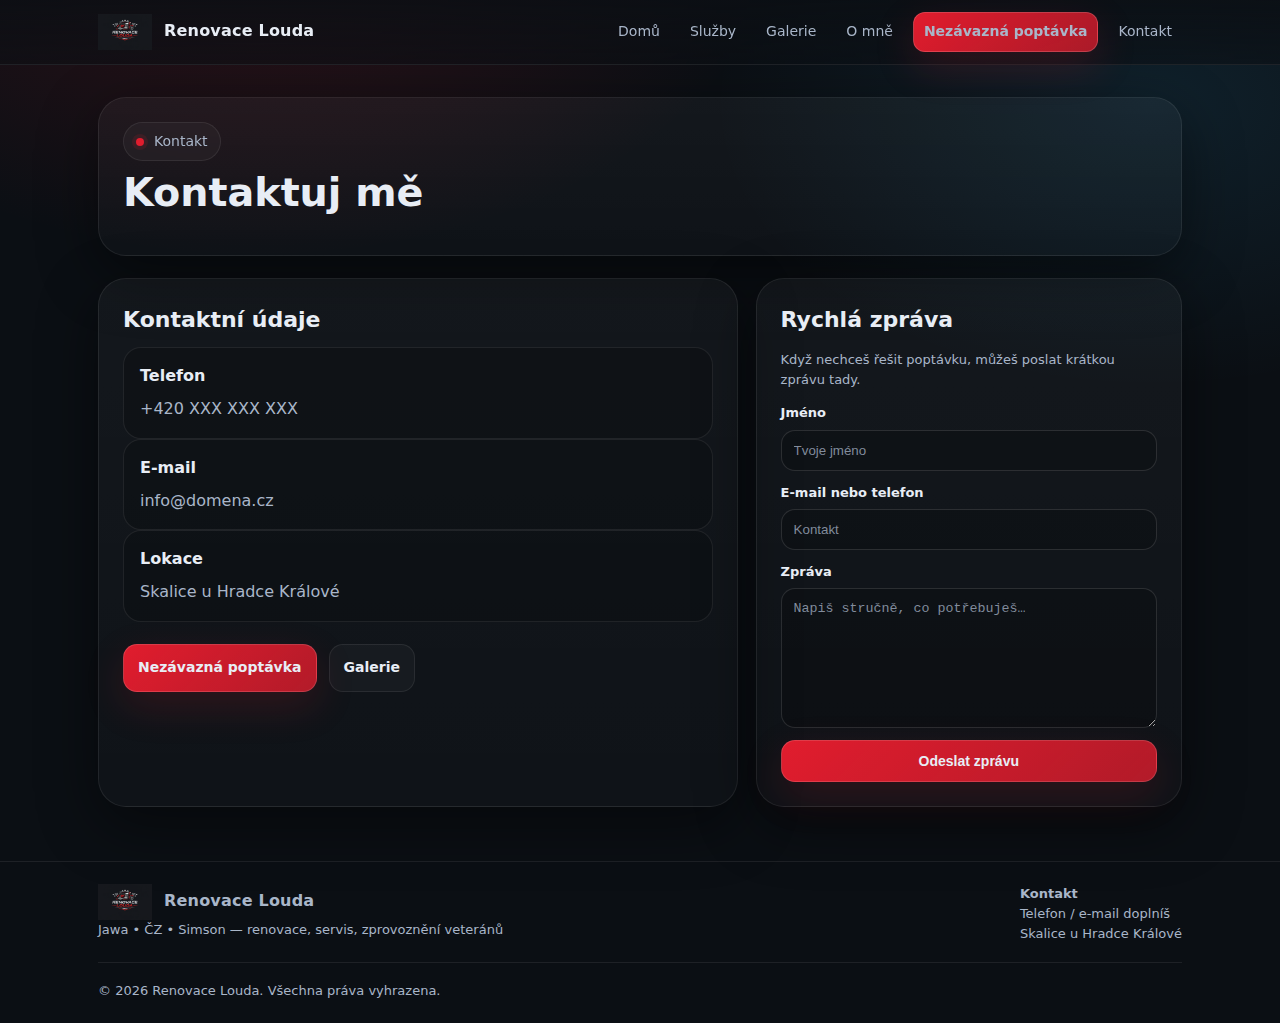
<file: kontakt.html>
<!doctype html>
<html lang="cs">
<head>
  <meta charset="utf-8" />
  <meta name="viewport" content="width=device-width,initial-scale=1" />
  <title>Kontakt – Renovace Louda</title>
  <meta name="description" content="Kontakt na renovace motocyklů Jawa, ČZ a Simson. Hradec Králové a okolí." />
  <meta name="theme-color" content="#0b0f14" />
  <link rel="stylesheet" href="assets/style.css" />
</head>
<body>
  <header>
    <div class="container">
      <div class="nav">
        <a class="brand" href="index.html" aria-label="Renovace Louda">
          <img src="assets/img/logo-renovace-louda.png" alt="Renovace Louda" class="brand-logo">
          <span>Renovace Louda</span>
        </a>

        <nav class="menu" aria-label="Hlavní navigace">
          <a href="index.html" data-page="index.html">Domů</a>
          <a href="sluzby.html" data-page="sluzby.html">Služby</a>
          <a href="galerie.html" data-page="galerie.html">Galerie</a>
          <a href="o-mne.html" data-page="o-mne.html">O mně</a>
          <a href="poptavka.html" data-page="poptavka.html" class="cta">Nezávazná poptávka</a>
          <a href="kontakt.html" data-page="kontakt.html">Kontakt</a>
        </nav>
      </div>
    </div>
  </header>

  <main>
    <div class="container">
      
<section class="card">
  <div class="pill"><span class="dot"></span> Kontakt</div>
  <h1>Kontaktuj mě</h1>
  <p class="lead">
  
  </p>
</section>

<section class="section grid2">
  <div class="card">
    <h2>Kontaktní údaje</h2>
    <div class="tiles">
      <div class="tile">
        <h3>Telefon</h3>
        <div class="muted">+420 XXX XXX XXX</div>
      </div>
      <div class="tile">
        <h3>E-mail</h3>
        <div class="muted">info@domena.cz</div>
      </div>
      <div class="tile">
        <h3>Lokace</h3>
        <div class="muted">Skalice u Hradce Králové</div>
      </div>
    </div>

    <div class="section" style="display:flex; gap:12px; flex-wrap:wrap">
      <a class="btn btnPrimary" href="poptavka.html">Nezávazná poptávka</a>
      <a class="btn" href="galerie.html">Galerie</a>
    </div>
  </div>

  <div class="card">
    <h2>Rychlá zpráva</h2>
    <p class="small muted">Když nechceš řešit poptávku, můžeš poslat krátkou zprávu tady.</p>
    <form action="https://formspree.io/f/YYYYYYYY" method="POST">
      <div class="field">
        <label for="k_jmeno">Jméno</label>
        <input id="k_jmeno" name="jmeno" placeholder="Tvoje jméno" required />
      </div>
      <div class="field">
        <label for="k_kontakt">E-mail nebo telefon</label>
        <input id="k_kontakt" name="kontakt" placeholder="Kontakt" required />
      </div>
      <div class="field">
        <label for="k_zprava">Zpráva</label>
        <textarea id="k_zprava" name="zprava" placeholder="Napiš stručně, co potřebuješ…" required></textarea>
      </div>
      <input type="hidden" name="_subject" value="Zpráva z webu – Renovace Louda" />
      <button class="btn btnPrimary" type="submit">Odeslat zprávu</button>
    </form>
  </div>
</section>

    </div>
  </main>

  <footer>
    <div class="container">
      <div class="footerGrid">
        <div>
          <div class="brand">
            <img src="assets/img/logo-renovace-louda.png" alt="Renovace Louda" class="brand-logo">
            <span>Renovace Louda</span>
          </div>
          <div class="small">Jawa • ČZ • Simson — renovace, servis, zprovoznění veteránů</div>
        </div>
        <div class="small">
          <div><b>Kontakt</b></div>
          <div class="muted">Telefon / e-mail doplníš</div>
          <div class="muted">Skalice u Hradce Králové</div>
        </div>
      </div>
      <hr class="sep" />
      <div class="small">© <span data-year></span> Renovace Louda. Všechna práva vyhrazena.</div>
    </div>
  </footer>

  <script src="assets/site.js" defer></script>
</body>
</html>
</file>
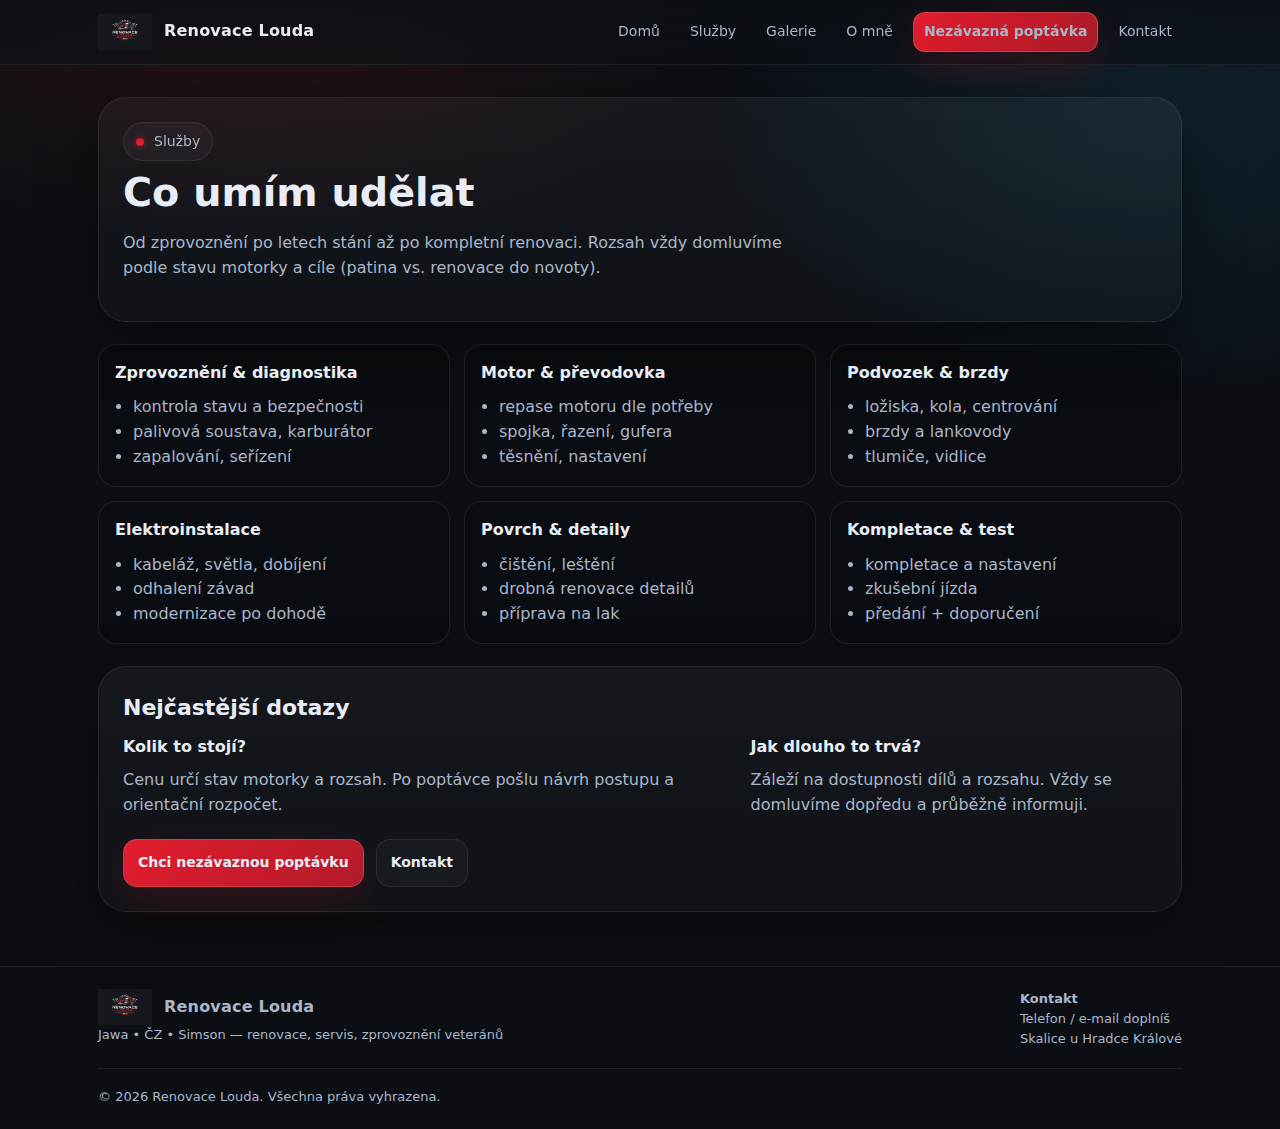
<file: sluzby.html>
<!doctype html>
<html lang="cs">
<head>
  <meta charset="utf-8" />
  <meta name="viewport" content="width=device-width,initial-scale=1" />
  <title>Služby – Renovace Louda</title>
  <meta name="description" content="Služby renovace veteránů Jawa, ČZ a Simson: motor, elektro, podvozek, kompletace." />
  <meta name="theme-color" content="#0b0f14" />
  <link rel="stylesheet" href="assets/style.css" />
</head>
<body>
  <header>
    <div class="container">
      <div class="nav">
        <a class="brand" href="index.html" aria-label="Renovace Louda">
          <img src="assets/img/logo-renovace-louda.png" alt="Renovace Louda" class="brand-logo">
          <span>Renovace Louda</span>
        </a>

        <nav class="menu" aria-label="Hlavní navigace">
          <a href="index.html" data-page="index.html">Domů</a>
          <a href="sluzby.html" data-page="sluzby.html">Služby</a>
          <a href="galerie.html" data-page="galerie.html">Galerie</a>
          <a href="o-mne.html" data-page="o-mne.html">O mně</a>
          <a href="poptavka.html" data-page="poptavka.html" class="cta">Nezávazná poptávka</a>
          <a href="kontakt.html" data-page="kontakt.html">Kontakt</a>
        </nav>
      </div>
    </div>
  </header>

  <main>
    <div class="container">
      
<section class="card">
  <div class="pill"><span class="dot"></span> Služby</div>
  <h1>Co umím udělat</h1>
  <p class="lead">
    Od zprovoznění po letech stání až po kompletní renovaci. Rozsah vždy domluvíme podle stavu motorky a cíle (patina vs. renovace do novoty).
  </p>
</section>

<section class="section grid3 tiles">
  <div class="tile">
    <h3>Zprovoznění & diagnostika</h3>
    <ul>
      <li>kontrola stavu a bezpečnosti</li>
      <li>palivová soustava, karburátor</li>
      <li>zapalování, seřízení</li>
    </ul>
  </div>
  <div class="tile">
    <h3>Motor & převodovka</h3>
    <ul>
      <li>repase motoru dle potřeby</li>
      <li>spojka, řazení, gufera</li>
      <li>těsnění, nastavení</li>
    </ul>
  </div>
  <div class="tile">
    <h3>Podvozek & brzdy</h3>
    <ul>
      <li>ložiska, kola, centrování</li>
      <li>brzdy a lankovody</li>
      <li>tlumiče, vidlice</li>
    </ul>
  </div>
  <div class="tile">
    <h3>Elektroinstalace</h3>
    <ul>
      <li>kabeláž, světla, dobíjení</li>
      <li>odhalení závad</li>
      <li>modernizace po dohodě</li>
    </ul>
  </div>
  <div class="tile">
    <h3>Povrch & detaily</h3>
    <ul>
      <li>čištění, leštění</li>
      <li>drobná renovace detailů</li>
      <li>příprava na lak</li>
    </ul>
  </div>
  <div class="tile">
    <h3>Kompletace & test</h3>
    <ul>
      <li>kompletace a nastavení</li>
      <li>zkušební jízda</li>
      <li>předání + doporučení</li>
    </ul>
  </div>
</section>

<section class="section card">
  <h2>Nejčastější dotazy</h2>
  <div class="grid2">
    <div class="tile">
      <h3>Kolik to stojí?</h3>
      <div class="muted">Cenu určí stav motorky a rozsah. Po poptávce pošlu návrh postupu a orientační rozpočet.</div>
    </div>
    <div class="tile">
      <h3>Jak dlouho to trvá?</h3>
      <div class="muted">Záleží na dostupnosti dílů a rozsahu. Vždy se domluvíme dopředu a průběžně informuji.</div>
    </div>
  </div>

  <div class="section" style="display:flex; gap:12px; flex-wrap:wrap">
    <a class="btn btnPrimary" href="poptavka.html">Chci nezávaznou poptávku</a>
    <a class="btn" href="kontakt.html">Kontakt</a>
  </div>
</section>

    </div>
  </main>

  <footer>
    <div class="container">
      <div class="footerGrid">
        <div>
          <div class="brand">
            <img src="assets/img/logo-renovace-louda.png" alt="Renovace Louda" class="brand-logo">
            <span>Renovace Louda</span>
          </div>
          <div class="small">Jawa • ČZ • Simson — renovace, servis, zprovoznění veteránů</div>
        </div>
        <div class="small">
          <div><b>Kontakt</b></div>
          <div class="muted">Telefon / e-mail doplníš</div>
          <div class="muted">Skalice u Hradce Králové</div>
        </div>
      </div>
      <hr class="sep" />
      <div class="small">© <span data-year></span> Renovace Louda. Všechna práva vyhrazena.</div>
    </div>
  </footer>

  <script src="assets/site.js" defer></script>
</body>
</html>
</file>
<file: assets/style.css>
:root{
  --bg:#0b0f14;
  --panel:#101826;
  --panel2:#0f1622;
  --text:#e8edf5;
  --muted:#a9b6c9;
  --brand:#e11d2e;
  --line:rgba(255,255,255,.08);
  --shadow: 0 18px 60px rgba(0,0,0,.45);
  --radius: 18px;
  --radius2: 28px;
  --max: 1120px;
  --font: ui-sans-serif, system-ui, -apple-system, Segoe UI, Roboto, Arial, "Apple Color Emoji","Segoe UI Emoji";
}
*{box-sizing:border-box}
html{scroll-behavior:smooth}
body{
  margin:0;
  font-family:var(--font);
  background:
    radial-gradient(900px 600px at 20% -10%, rgba(225,29,46,.18), transparent 60%),
    radial-gradient(800px 520px at 90% 10%, rgba(56,189,248,.10), transparent 55%),
    var(--bg);
  color:var(--text);
  line-height:1.55;
}
a{color:inherit; text-decoration:none}
.container{max-width:var(--max); margin:0 auto; padding:0 18px}
.small{font-size:13px;color:var(--muted)}
.muted{color:var(--muted)}
.pill{
  display:inline-flex; align-items:center; gap:10px;
  padding:8px 12px;
  border:1px solid var(--line);
  border-radius:999px;
  background:rgba(255,255,255,.03);
  color:var(--muted);
  font-size:14px;
  backdrop-filter: blur(8px);
}
.dot{width:8px;height:8px;border-radius:50%;background:var(--brand);box-shadow:0 0 0 4px rgba(225,29,46,.12)}

header{
  position:sticky; top:0; z-index:50;
  backdrop-filter: blur(10px);
  background: linear-gradient(to bottom, rgba(11,15,20,.85), rgba(11,15,20,.55));
  border-bottom:1px solid var(--line);
}
.nav{
  display:flex; align-items:center; justify-content:space-between;
  padding:12px 0;
  gap:12px;
}
.brand{
  display:flex; align-items:center; gap:10px;
  font-weight:750;
  letter-spacing:.2px;
  white-space:nowrap;
}

.menu{display:flex; align-items:center; gap:10px; flex-wrap:wrap; justify-content:flex-end}
.menu a{
  font-size:14px; color:var(--muted);
  padding:8px 10px; border-radius:12px;
  transition: background .2s, color .2s;
}
.menu a:hover{background:rgba(255,255,255,.05); color:var(--text)}
.menu a.active{background:rgba(255,255,255,.06); color:var(--text); border:1px solid var(--line)}
.cta{
  display:inline-flex; align-items:center; gap:10px;
  padding:10px 14px;
  border-radius:12px;
  background:linear-gradient(135deg, rgba(225,29,46,1), rgba(225,29,46,.75));
  border:1px solid rgba(255,255,255,.16);
  box-shadow: 0 14px 40px rgba(225,29,46,.18);
  font-weight:700;
  font-size:14px;
}
.cta:hover{filter:saturate(1.05) brightness(1.04)}

main{padding:32px 0 54px}
.section{margin-top:22px}
.card{
  border:1px solid var(--line);
  background: linear-gradient(180deg, rgba(255,255,255,.04), rgba(255,255,255,.02));
  border-radius: var(--radius2);
  padding: 24px;
  box-shadow: var(--shadow);
}
h1{margin:10px 0 6px; font-size:clamp(28px, 3.1vw, 44px); line-height:1.1}
h2{margin:0 0 10px; font-size:22px}
h3{margin:0 0 8px; font-size:16px}
.lead{color:var(--muted); font-size:16px; max-width:68ch}
.grid2{display:grid; grid-template-columns:1.2fr .8fr; gap:18px; align-items:stretch}
.grid3{display:grid; grid-template-columns:repeat(3, 1fr); gap:14px}
@media (max-width: 920px){
  .grid2{grid-template-columns:1fr}
  .grid3{grid-template-columns:1fr}
}

.btn{
  display:inline-flex; align-items:center; justify-content:center; gap:10px;
  padding:12px 14px;
  border-radius:14px;
  border:1px solid var(--line);
  background:rgba(255,255,255,.03);
  color:var(--text);
  font-weight:700;
  font-size:14px;
  transition: transform .12s ease, background .2s ease;
}
.btn:hover{background:rgba(255,255,255,.06)}
.btnPrimary{
  background: linear-gradient(135deg, rgba(225,29,46,1), rgba(225,29,46,.78));
  border-color: rgba(255,255,255,.14);
  box-shadow: 0 14px 40px rgba(225,29,46,.16);
}
.btnPrimary:hover{transform: translateY(-1px)}

.kpi{
  display:grid; grid-template-columns:repeat(3, 1fr); gap:12px;
  margin-top:14px;
}
.kpi .k{padding:12px 14px; border-radius:16px; border:1px solid var(--line); background:rgba(0,0,0,.18)}
.kpi b{display:block; font-size:16px}
.kpi span{color:var(--muted); font-size:13px}
@media (max-width: 620px){.kpi{grid-template-columns:1fr}}

.heroMedia{
  border:1px solid var(--line);
  border-radius: var(--radius2);
  overflow:hidden;
  position:relative;
  min-height: 360px;
  background:#070b10;
}
.heroMedia img{width:100%; height:100%; object-fit:cover; display:block; filter:saturate(1.05) contrast(1.05)}
.overlay{
  position:absolute; inset:0;
  background: linear-gradient( to top, rgba(11,15,20,.92), rgba(11,15,20,.15) 60%, rgba(11,15,20,.12));
}
.heroTag{
  position:absolute; left:16px; bottom:16px;
  display:flex; align-items:center; gap:10px;
  padding:10px 12px;
  border-radius:14px;
  border:1px solid var(--line);
  background:rgba(0,0,0,.28);
  backdrop-filter: blur(8px);
  color:var(--text);
  font-weight:650;
}

.tiles .tile{
  border:1px solid var(--line);
  border-radius: 18px;
  padding:16px;
  background:rgba(0,0,0,.18);
}
.tile ul{margin:10px 0 0; padding-left:18px; color:var(--muted)}
.badgeRow{display:flex; gap:8px; flex-wrap:wrap; margin-top:10px}
.badge{font-size:12px; color:var(--muted); border:1px solid var(--line); padding:6px 10px; border-radius:999px; background:rgba(255,255,255,.03)}

.gallery{
  display:grid; grid-template-columns:repeat(12, 1fr); gap:12px;
}
.g{
  border:1px solid var(--line);
  border-radius: 18px;
  overflow:hidden;
  background:#070b10;
  min-height: 160px;
  position:relative;
}
.g img{width:100%; height:100%; object-fit:cover; display:block}
.g span{
  position:absolute; left:10px; bottom:10px;
  padding:6px 10px; border-radius:999px;
  border:1px solid var(--line);
  background:rgba(0,0,0,.35);
  font-size:12px; color:var(--text);
  backdrop-filter: blur(8px);
}
.g.w6{grid-column: span 6}
.g.w4{grid-column: span 4}
.g.w8{grid-column: span 8}
@media (max-width: 920px){
  .g.w6,.g.w4,.g.w8{grid-column: span 12}
}

form{
  display:grid; gap:12px;
}
.field{
  display:grid; gap:6px;
}
label{font-weight:650; font-size:13px}
input, textarea, select{
  width:100%;
  padding:12px 12px;
  border-radius:14px;
  border:1px solid var(--line);
  background:rgba(255,255,255,.03);
  color:var(--text);
  outline:none;
}
textarea{min-height:140px; resize:vertical}
input::placeholder, textarea::placeholder{color:rgba(169,182,201,.75)}
.formRow{display:grid; grid-template-columns:1fr 1fr; gap:12px}
@media (max-width: 620px){.formRow{grid-template-columns:1fr}}

footer{
  border-top:1px solid var(--line);
  padding:22px 0;
  color:var(--muted);
}
.footerGrid{
  display:flex; align-items:flex-start; justify-content:space-between; gap:16px; flex-wrap:wrap;
}
hr.sep{border:0; border-top:1px solid var(--line); margin:18px 0}
/* ===== TMAVÝ SELECT – FUNKČNÍ ŘEŠENÍ ===== */

/* ===== TMAVÝ SELECT – FUNKČNÍ ŘEŠENÍ ===== */

select{
  background-color: transparent;   /* žádná vlastní barva */
  padding: 12px 40px 12px 12px;

  appearance: none;
  -webkit-appearance: none;
  -moz-appearance: none;

  background-image:
    linear-gradient(45deg, transparent 50%, #e8edf5 50%),
    linear-gradient(135deg, #e8edf5 50%, transparent 50%);
  background-position:
    calc(100% - 22px) calc(50% - 3px),
    calc(100% - 16px) calc(50% - 3px);
  background-size: 6px 6px;
  background-repeat: no-repeat;

  color-scheme: dark;
}



select:focus{
  outline: none;
  border-color: rgba(225,29,46,.7);
  box-shadow: 0 0 0 4px rgba(225,29,46,.25);
}

select option{
  background-color: #0f1622;
  color: #e8edf5;
}

/* focus stav */
select:focus{
  outline: none;
  border-color: rgba(225,29,46,.7);
  box-shadow: 0 0 0 4px rgba(225,29,46,.25);
}

/* rozbalené položky – fallback */
select option{
  background-color: #0f1622;
  color: #e8edf5;
}
/* ===== Jednotná barva polí (sladěná s kartou) ===== */
:root{
  --field-bg: rgba(0,0,0,.18); /* stejný vibe jako tile/panel */
}

/* sjednocení pro všechna pole */
input, textarea{
  background: var(--field-bg) !important;
  color: var(--text) !important;
  border: 1px solid rgba(255,255,255,.12) !important;
  box-shadow: none !important;
}

select{
  background: var(--field-bg) !important;
  color: var(--muted) !important; /* aby "Vyber..." nebyl bílej */
  border: 1px solid rgba(255,255,255,.12) !important;
  box-shadow: none !important;
}


/* select někdy přidává vlastní "vzhled" */
select{
  -webkit-appearance: none;
  -moz-appearance: none;
  appearance: none;
}

/* rozbalené položky (kde to prohlížeč dovolí) */
select option{
  background: #0b0f14;
  color: var(--text);
}
/* ===== File input (tlačítko Vybrat soubor) ===== */
input[type="file"]{
  background: var(--field-bg) !important;
  border: 1px solid rgba(255,255,255,.12) !important;
  border-radius: 14px;
  padding: 10px 12px;
}

input[type="file"]::file-selector-button{
  border: 1px solid rgba(255,255,255,.14);
  background: rgba(255,255,255,.06);
  color: var(--text);
  border-radius: 12px;
  padding: 10px 12px;
  margin-right: 12px;
  cursor: pointer;
}
/* ===== SELECT – sjednocení textu s webem ===== */

/* zavřený select (vybraná hodnota) */
select{
  color: var(--muted);          /* stejné jako ostatní popisky */
}

/* když je vybraná hodnota */
select:not([value=""]){
  color: var(--text);           /* po výběru lehce výraznější */
}

/* rozbalené položky */
select option{
  color: var(--text);
}
/* ===== LOGO V HLAVIČCE ===== */
.brand{
  display: flex;
  align-items: center;
  gap: 12px;
}

.brand-logo{
  height: 36px;   /* klidně 32–42 podle chuti */
  width: auto;
  display: block;
}

.brand-text{
  font-weight: 700;
  font-size: 15px;
}
/* ===== MOBIL: menší horní lišta (PC beze změny) ===== */
@media (max-width: 620px){

  /* menší vertikální padding v hlavičce */
  .nav{
    padding: 8px 0;
    gap: 10px;
  }

  /* menší logo */
  .brand-logo{
    height: 28px;
  }

  /* menší text názvu */
  .brand-text{
    font-size: 14px;
  }

  /* menu odkazy menší a míň “nafouklé” */
  .menu a{
    padding: 6px 8px;
    font-size: 13px;
    border-radius: 10px;
  }

  /* tlačítko poptávky menší */
  .cta{
    padding: 8px 10px;
    font-size: 13px;
  }
}
</file>
